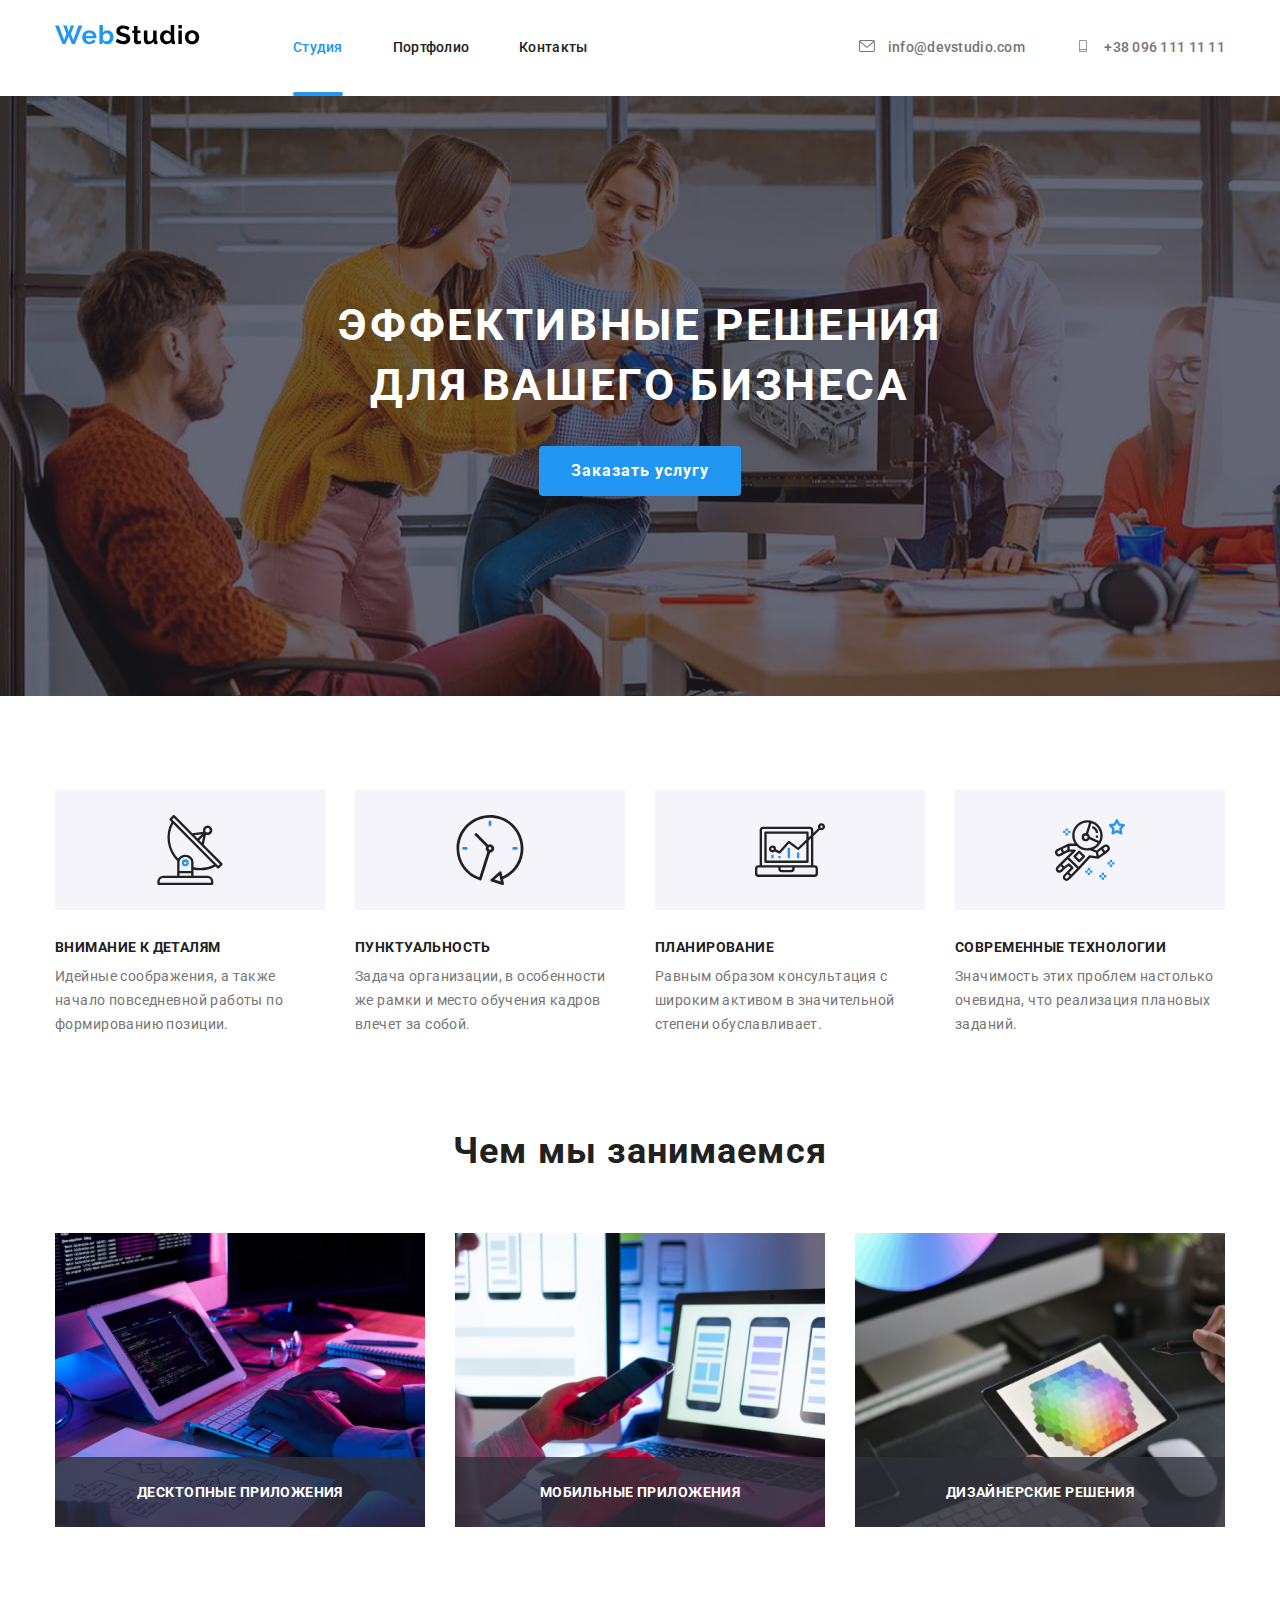
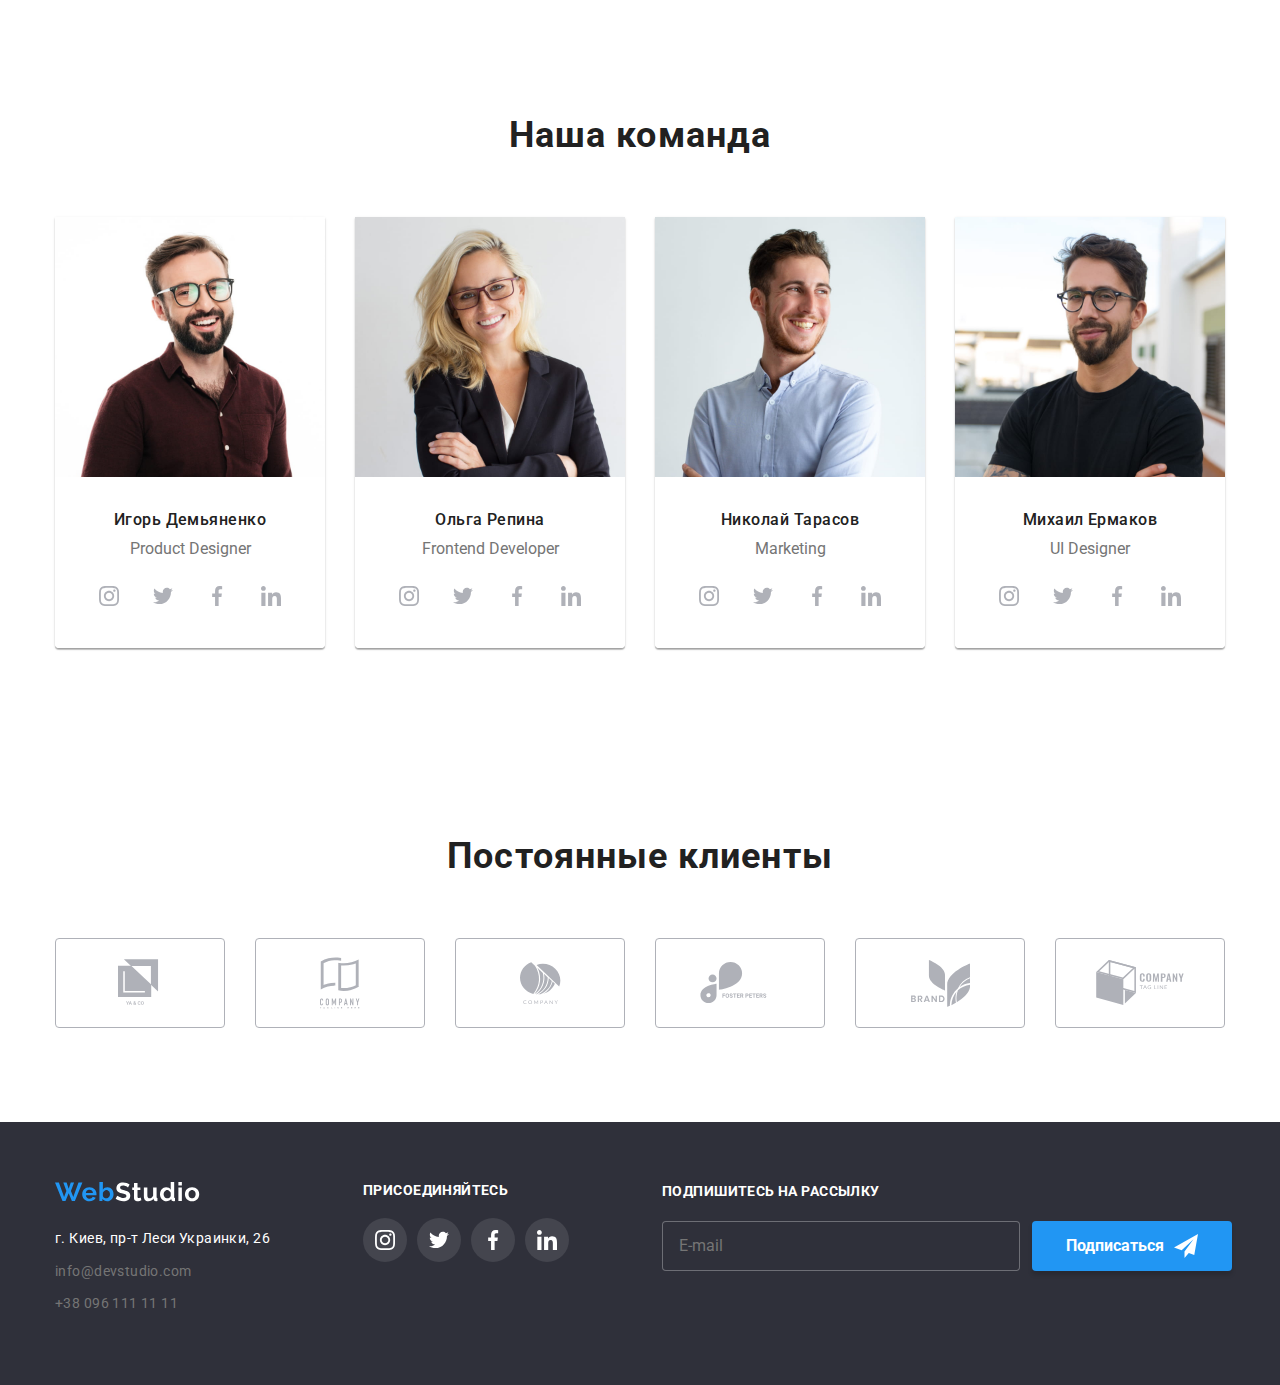
<file: index.html>
<!DOCTYPE html>
<html lang="ru">

<head>
  <meta charset="utf-8" />
  <title>Web Studio</title>
  <link href="https://fonts.googleapis.com/css2?family=Raleway:wght@700&family=Roboto:wght@400;500;700;900&display=swap"
    rel="stylesheet">
  <link rel="stylesheet" href="https://cdnjs.cloudflare.com/ajax/libs/modern-normalize/0.7.0/modern-normalize.min.css">
  <link rel="stylesheet" href="./css/styles.css" />
</head>

<body class="page">
  <header class="header">
    <div class="header__container container">
      <nav class="site-nav">

        <!-- Company logo -->
        <a href="/" class="logo link">
          <img src="./images/logo.svg" alt="logo" />
          <!-- <span class="primary-logo">Web</span><span class="secondary-logo">Studio</span> -->
        </a>
        <!-- Menu items -->
        <ul class="site-nav list">
          <li class="header__item"><a href="" class="site-nav__link link current">Студия</a></li>
          <li class="header__item"><a href="./portfolio.html" class="site-nav__link link">Портфолио</a></li>
          <li class="header__item"><a href="" class="site-nav__link link">Контакты</a></li>
        </ul>
      </nav>

      <!-- Contacts-->
      <ul class="contacts list">
        <li class="header__item">
          <a href="mailto:info@devstudio.com" class="contacts__link link">
            <svg class="contacts__icon">
              <use href="./images/svg-sprite.svg#envelope"></use>
            </svg>
            info@devstudio.com
          </a>
        </li>
        <li class="header__item">
          <a href="tel:+380961111111" class="contacts__link link">
            <svg class="contacts__icon">
              <use href=./images/svg-sprite.svg#smartphone></use>
            </svg>
            +38 096 111 11 11</a>
        </li>
      </ul>
    </div>
  </header>

  <main>
    <!-- Hero -->
    <section class="hero">
      <h1 class="hero__title">
        Эффективные решения<br />
        для вашего бизнеса
      </h1>
      <button data-modal-open="" <a href="" class="button">Заказать услугу</a>
      </button>
    </section>

    <!-- Features -->
    <section class="section">
      <div class="container">
        <!-- <h2 class="section-title">Наши преимущества</h2> -->
        <ul class="features list flexbox">
          <li class="features__item">
            <h3 class="features__title title">Внимание к деталям</h3>
            <p class="features__text">
              Идейные соображения, а также<br> начало повседневной работы по
              формированию позиции.
            </p>
          </li>
          <li class="features__item">
            <h3 class="features__title title">Пунктуальность</h3>
            <p class="features__text">
              Задача организации, в особенности же рамки и место обучения кадров
              влечет за собой.
            </p>
          </li>
          <li class="features__item">
            <h3 class="features__title title">Планирование</h3>
            <p class="features__text">
              Равным образом консультация с широким активом в значительной
              степени обуславливает.
            </p>
          </li>
          <li class="features__item">
            <h3 class="features__title title">Современные технологии</h3>
            <p class="features__text">
              Значимость этих проблем настолько очевидна, что реализация
              плановых заданий.
            </p>
          </li>
        </ul>
      </div>
    </section>

    <!-- Services -->
    <section class="section no-padding">
      <div class="container">
        <h2 class="section-title">Чем мы занимаемся</h2>
        <ul class="services list flexbox">
          <li class="services__item">
            <div class="services__thumb">
              <img src="./images/img1.png" alt="Услуга 1" width="370" />
              <p class="services__description">Десктопные приложения</p>
            </div>
          </li>
          <li class="services__item">
            <div class="services__thumb">
              <img src="./images/img2.png" alt="Услуга 2" width="370" />
              <p class="services__description">Мобильные приложения</p>
            </div>
          </li>
          <li class="services__item">
            <div class="services__thumb">
              <img src="./images/img3.png" alt="Услуга 3" width="370" />
              <p class="services__description">Дизайнерские решения</p>
            </div>
          </li>
        </ul>
      </div>
    </section>

    <!-- Team -->
    <section class="section">
      <div class="container">
        <h2 class="section-title">Наша команда</h2>
        <ul class="team list flexbox">
          <li class="team__item">
            <img src="./images/team1.jpg" alt="Игорь Демьяненко фото" width="270" />
            <div class="team__description">
              <h3 class="team__title title">Игорь Демьяненко</h3>
              <p class="team__position">Product Designer</p>
              <ul class="social list flexbox">
                <li class="social__item">
                  <a href="" class="social__link">
                    <svg class="social__icon">
                      <use href="./images/svg-sprite.svg#instagram-2"></use>
                    </svg>
                  </a>
                </li>
                <li class="social__item">
                  <a href="" class="social__link">
                    <svg class="social__icon">
                      <use href="./images/svg-sprite.svg#twitter-1"></use>
                    </svg>
                  </a>
                </li>
                <li class="social__item">
                  <a href="" class="social__link">
                    <svg class="social__icon">
                      <use href="./images/svg-sprite.svg#facebook-1"></use>
                    </svg>
                  </a>
                </li>
                <li class="social__item">
                  <a href="" class="social__link">
                    <svg class="social__icon">
                      <use href="./images/svg-sprite.svg#linkedin-1"></use>
                    </svg>
                  </a>
                </li>
              </ul>
            </div>
          </li>

          <li class="team__item">
            <img src="./images/team2.jpg" alt="Ольга Репина фото" width="270" />
            <div class="team__description">
              <h3 class="team__title title">Ольга Репина</h3>
              <p class="team__position">Frontend Developer</p>
              <ul class="social list flexbox">
                <li class="social__item">
                  <a href="" class="social__link">
                    <svg class="social__icon">
                      <use href="./images/svg-sprite.svg#instagram-2"></use>
                    </svg>
                  </a>
                </li>
                <li class="social__item">
                  <a href="" class="social__link">
                    <svg class="social__icon">
                      <use href="./images/svg-sprite.svg#twitter-1"></use>
                    </svg>
                  </a>
                </li>
                <li class="social__item">
                  <a href="" class="social__link">
                    <svg class="social__icon">
                      <use href="./images/svg-sprite.svg#facebook-1"></use>
                    </svg>
                  </a>
                </li>
                <li class="social__item">
                  <a href="" class="social__link">
                    <svg class="social__icon">
                      <use href="./images/svg-sprite.svg#linkedin-1"></use>
                    </svg>
                  </a>
                </li>
              </ul>
            </div>
          </li>

          <li class="team__item">
            <img src="./images/team3.jpg" alt="Николай Тарасов" width="270" />
            <div class="team__description">
              <h3 class="team__title title">Николай Тарасов</h3>
              <p class="team__position">Marketing</p>
              <ul class="social list flexbox">
                <li class="social__item">
                  <a href="" class="social__link">
                    <svg class="social__icon">
                      <use href="./images/svg-sprite.svg#instagram-2"></use>
                    </svg>
                  </a>
                </li>
                <li class="social__item">
                  <a href="" class="social__link">
                    <svg class="social__icon">
                      <use href="./images/svg-sprite.svg#twitter-1"></use>
                    </svg>
                  </a>
                </li>
                <li class="social__item">
                  <a href="" class="social__link">
                    <svg class="social__icon">
                      <use href="./images/svg-sprite.svg#facebook-1"></use>
                    </svg>
                  </a>
                </li>
                <li class="social__item">
                  <a href="" class="social__link">
                    <svg class="social__icon">
                      <use href="./images/svg-sprite.svg#linkedin-1"></use>
                    </svg>
                  </a>
                </li>
              </ul>
            </div>
          </li>

          <li class="team__item">
            <img src="./images/team4.jpg" alt="" width="270" />
            <div class="team__description">
              <h3 class="team__title title">Михаил Ермаков</h3>
              <p class="team__position">UI Designer</p>
              <ul class="social list flexbox">
                <li class="social__item">
                  <a href="" class="social__link">
                    <svg class="social__icon">
                      <use href="./images/svg-sprite.svg#instagram-2"></use>
                    </svg>
                  </a>
                </li>
                <li class="social__item">
                  <a href="" class="social__link">
                    <svg class="social__icon">
                      <use href="./images/svg-sprite.svg#twitter-1"></use>
                    </svg>
                  </a>
                </li>
                <li class="social__item">
                  <a href="" class="social__link">
                    <svg class="social__icon">
                      <use href="./images/svg-sprite.svg#facebook-1"></use>
                    </svg>
                  </a>
                </li>
                <li class="social__item">
                  <a href="" class="social__link">
                    <svg class="social__icon">
                      <use href="./images/svg-sprite.svg#linkedin-1"></use>
                    </svg>
                  </a>
                </li>
              </ul>
            </div>
          </li>
        </ul>
      </div>
    </section>

    <!-- Clients -->
    <section class="section">
      <div class="container">
        <!-- ACHTUNG! -->
        <h2 class="section-title">Постоянные клиенты</h2>
        <ul class="clients list flexbox">
          <li class="clients__item">
            <a href="" class="clients__link">
              <svg class="clients__logo" width="44.27px" height="49.23px">
                <use href="./images/svg-sprite.svg#logo-1"></use>
              </svg>
            </a>
          </li>
          <li class="clients__item">
            <a href="" class="clients__link">
              <svg class="clients__logo" width="40px" height="52px">
                <use href="./images/svg-sprite.svg#logo-2"></use>
              </svg>
            </a>
          </li>
          <li class="clients__item">
            <a href="" class="clients__link">
              <svg class="clients__logo" width="41px" height="42.6px">
                <use href="./images/svg-sprite.svg#logo-3"></use>
              </svg>
            </a>
          </li>
          <li class="clients__item">
            <a href="" class="clients__link">
              <svg class="clients__logo" width="79.66px" height="42.02px">
                <use href="./images/svg-sprite.svg#logo-4"></use>
              </svg>
            </a>
          </li>
          <li class="clients__item">
            <a href="" class="clients__link">
              <svg class="clients__logo" width="59px" height="47px">
                <use href="./images/svg-sprite.svg#logo-5"></use>
              </svg>
            </a>
          </li>
          <li class="clients__item">
            <a href="" class="clients__link">
              <svg class="clients__logo" width="88.48px" height="45.44px">
                <use href="./images/svg-sprite.svg#logo-6"></use>
              </svg>
            </a>
          </li>
        </ul>
      </div>
    </section>
  </main>

  <!-- Footer -->
  <footer class="footer">
    <div class="container flexbox">
      <div class="footer__unit">
        <a href="/" class="logo link">
          <img src="./images/footer-logo.svg" alt="logo" />
          <!-- <span class="primary-logo">Web</span><span class="secondary-logo">Studio</span> -->
        </a>
        <address class="address">
          <p class="address__item">г. Киев, пр-т Леси Украинки, 26</p>
          <a href="mailto:info@devstudio.com" class="address__item link">info@devstudio.com</a>
          <a href="tel:+380961111111" class="address__item link">+38 096 111 11 11</a>
        </address>
      </div>

      <div class="footer__unit">
        <p class="footer__title">присоединяйтесь</p>
        <ul class="social list flexbox">
          <li class="social__item">
            <a href="" class="social__link">
              <svg class="social__icon">
                <use href="./images/svg-sprite.svg#instagram-2"></use>
              </svg>
            </a>
          </li>
          <li class="social__item">
            <a href="" class="social__link">
              <svg class="social__icon">
                <use href="./images/svg-sprite.svg#twitter-1"></use>
              </svg>
            </a>
          </li>
          <li class="social__item">
            <a href="" class="social__link">
              <svg class="social__icon">
                <use href="./images/svg-sprite.svg#facebook-1"></use>
              </svg>
            </a>
          </li>
          <li class="social__item">
            <a href="" class="social__link">
              <svg class="social__icon">
                <use href="./images/svg-sprite.svg#linkedin-1"></use>
              </svg>
            </a>
          </li>
        </ul>
      </div>

      <div class="footer__unit">
        <form action="" class="footer__form">
          <label for="mail" class="footer__title">Подпишитесь на рассылку </label>
          <div class="footer__form-field">
            <input type="mail" name="mail" id="mail" class="footer__form-input" placeholder="E-mail">
            <button type="submit" class="footer__button">
              <div class="footer__button-container">
                <p class="footer__button-text">Подписаться</p>
                <svg class="footer__button-icon">
                  <use href="./images/svg-sprite.svg#send"></use>
                </svg>
              </div>
            </button>
          </div>
        </form>
      </div>
    </div>
  </footer>

  <!-- Modal -->
  <div class="backdrop is-hidden" data-modal="">
    <div class="modal">
      <button data-modal-close="" class="modal__button-close">
        <svg class="modal__button-icon">
          <use href="./images/svg-sprite.svg#close"></use>
        </svg>
      </button>

      <p class="modal__title">Оставьте свои данные, мы вам перезвоним</p>

      <form action="" class="form">
        <div class="form__field">
          <label for="name" class="form__label">Имя</label>
          <input type="text" name="name" id="name" class="form__input">
        </div>

        <div class="form__field">
          <label for="tel" class="form__label">Телефон</label>
          <input type="tel" name="tel" id="tel" class="form__input">
        </div>
        <!-- Разобраться, почему не работает фокус при клике на лейбл -->
        <div class="form__field">
          <label for="email" class="form__label">Почта</label>
          <input type="mail" name="email" id="email" class="form__input">
        </div>

        <div class="form__field form__field-comment">
          <label for="comment" class="form__label">Комментарий</label>
          <textarea name="comment" id="comment" rows="5" placeholder="Введите текст" class="form__comment"></textarea>
        </div>

        <div class="form__field form__field-policy">
          <input type="checkbox" name="policy" id="policy" class="form__field-checkbox">
          <label for="policy" class="form__label form__label-policy">Соглашаюсь с рассылкой и принимаю
            <a href="" class="form__link">Условия договора</a></label>
        </div>

        <div class="form__field form__field-button">
          <button type="submit" class="form__button">Отправить</button>
        </div>
      </form>

    </div>
  </div>

  <script src="./js/modal.js "></script>
</body>

</html>
</file>
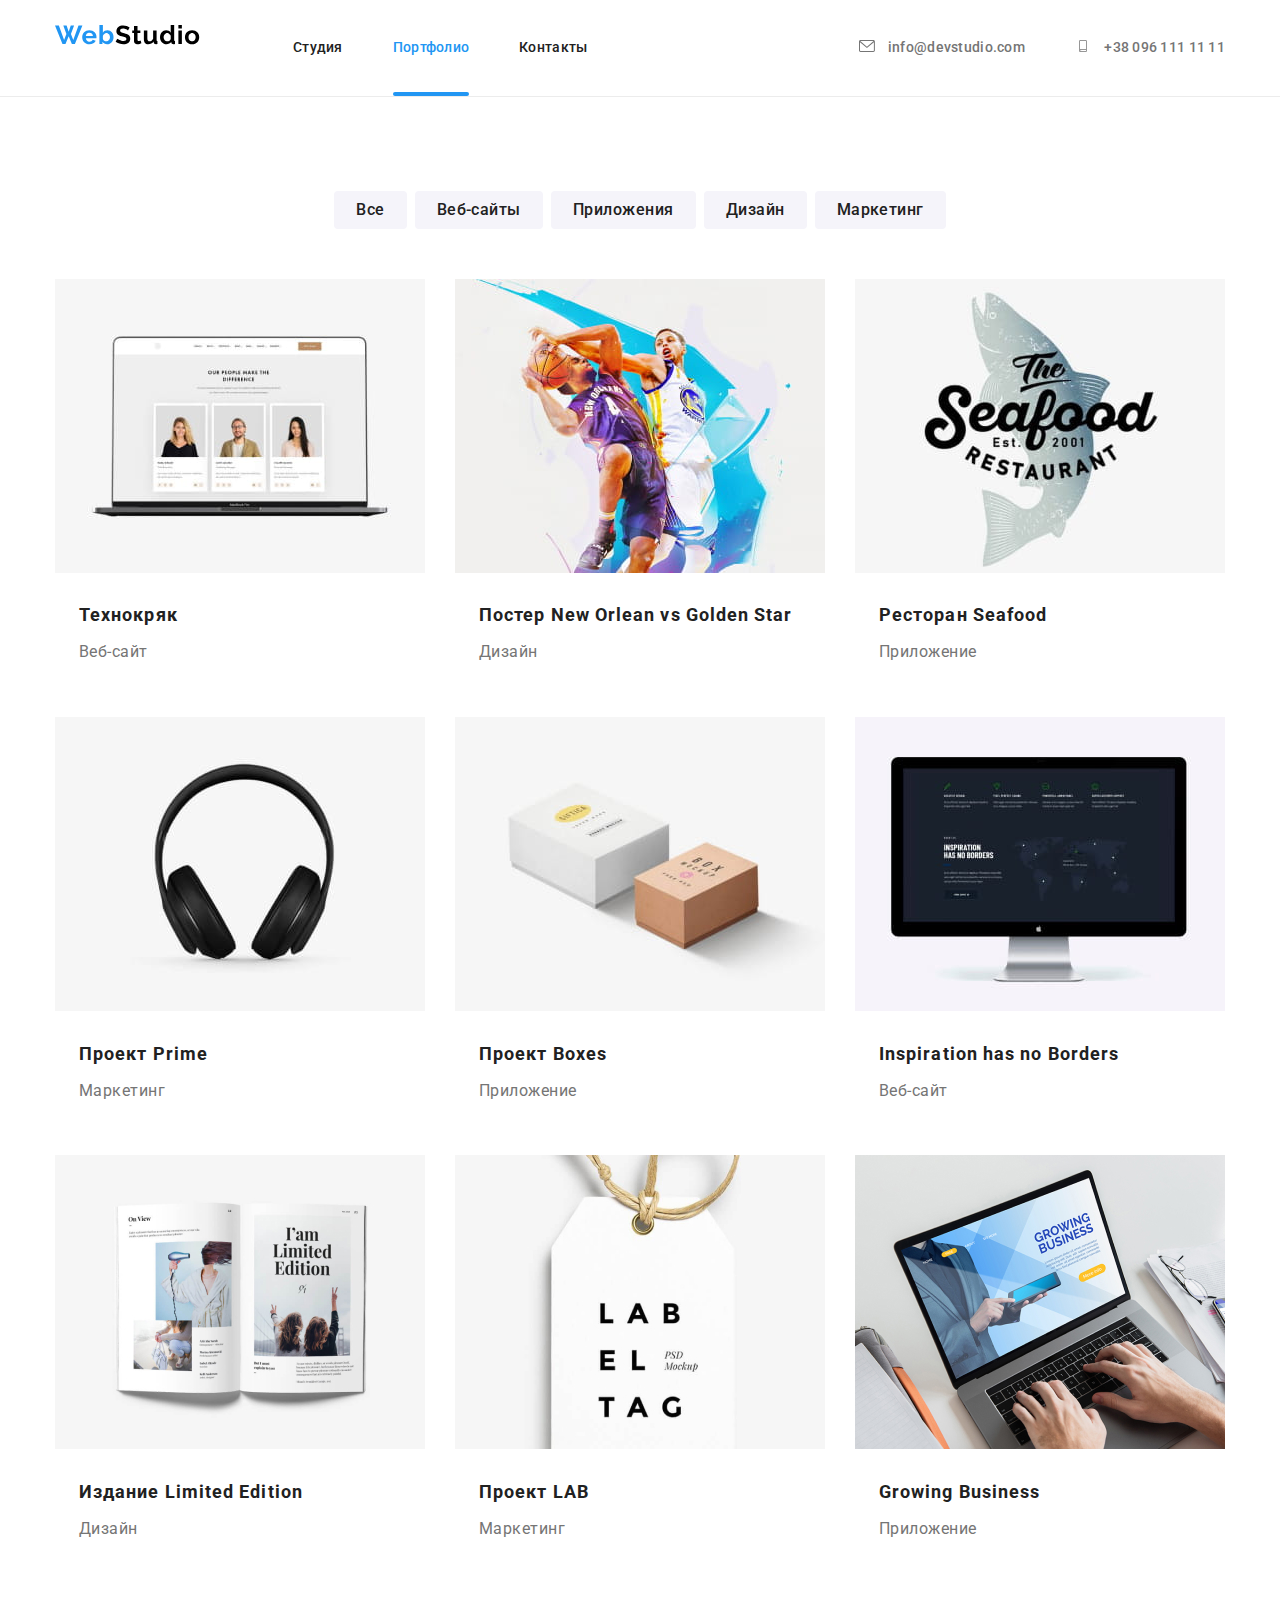
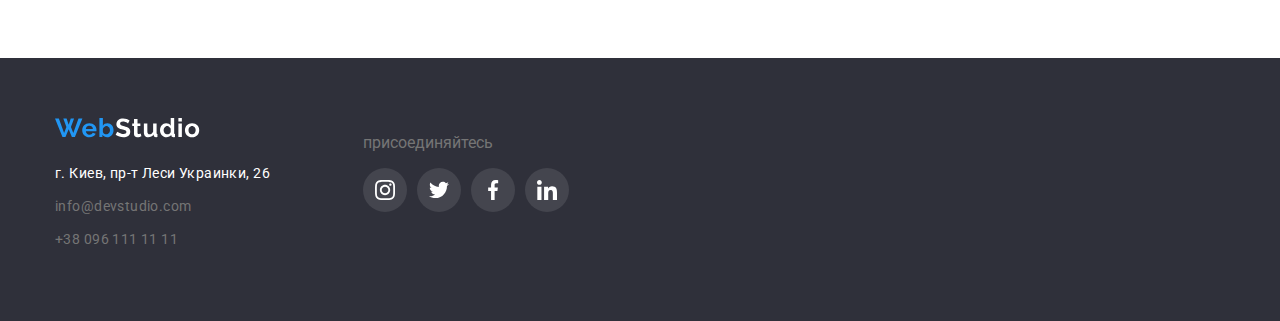
<file: portfolio.html>
<!DOCTYPE html>
<html lang="ru">

<head>
  <meta charset="utf-8" />
  <link href="https://fonts.googleapis.com/css2?family=Raleway:wght@700&family=Roboto:wght@400;500;700;900&display=swap"
    rel="stylesheet">
  <link rel="stylesheet" href="https://cdnjs.cloudflare.com/ajax/libs/modern-normalize/0.7.0/modern-normalize.min.css">
  <link rel="stylesheet" href="./css/styles.css" />
  <title>Portfolio</title>
</head>

<body class="page">
  <!--  ACHTUNG!  -->
  <header class="header secondary-header">
    <div class="header__container container">
      <nav class="site-nav">
        <!-- Company logo -->
        <a href="/" class="logo link">
          <img src="./images/logo.svg" alt="logo" />
          <!-- <span class="primary-logo">Web</span><span class="secondary-logo">Studio</span> -->
        </a>
        <!-- Menu items -->
        <ul class="site-nav list">
          <li class="header__item"><a href="./index.html" class="site-nav__link link">Студия</a></li>
          <li class="header__item"><a href="" class="site-nav__link link current">Портфолио</a></li>
          <li class="header__item"><a href="" class="site-nav__link link">Контакты</a></li>
        </ul>
      </nav>

      <!-- Contacts-->
      <ul class="contacts list">
        <li class="header__item">
          <a href="mailto:info@devstudio.com" class="contacts__link link">
            <svg class="contacts__icon">
              <use href="./images/svg-sprite.svg#envelope"></use>
            </svg>
            info@devstudio.com
          </a>
        </li>
        <li class="header__item">
          <a href="tel:+380961111111" class="contacts__link link">
            <svg class="contacts__icon">
              <use href=./images/svg-sprite.svg#smartphone></use>
            </svg>
            +38 096 111 11 11</a>
        </li>
      </ul>
    </div>
  </header>

  <main>
    <!-- <h1>Страница portfolio</h1> -->

    <section class="section">
      <div class="container">
        <ul class="filter list flexbox">
          <li class="filter__item"><button type="button" class="filter__button">Все</button></li>
          <li class="filter__item"><button type="button" class="filter__button">Веб-сайты</button></li>
          <li class="filter__item"><button type="button" class="filter__button">Приложения</button></li>
          <li class="filter__item"><button type="button" class="filter__button">Дизайн</button></li>
          <li class="filter__item"><button type="button" class="filter__button">Маркетинг</button></li>
        </ul>
      </div>

      <div class="container">
        <ul class="portfolio list flexbox">
          <li class="portfolio__item">
            <a href="" class="portfolio__link">
              <div class="portfolio__thumb">
                <img src="./images/portfolio1.jpg" alt="Технокряк" width="370" />
                <p class="overlay-text">Технокряк это современная площадка распространения коронавируса. Компании
                  используют эту платформу
                  для цифрового
                  шпионажа и атак на защищённые сервера конкурентов.</p>
              </div>
              <div class="portfolio__description">
                <h2 class="portfolio__title">Технокряк</h2>
                <p class="portfolio__text">Веб-сайт</p>
              </div>
            </a>
          </li>

          <li class="portfolio__item">
            <a href="" class="portfolio__link">
              <div class="portfolio__thumb">
                <img src="./images/portfolio2.jpg" alt="Постер New Orlean vs Golden Star" width="370" />
                <p class="overlay-text">Технокряк это современная площадка распространения коронавируса. Компании
                  используют эту платформу
                  для цифрового
                  шпионажа и атак на защищённые сервера конкурентов.</p>
              </div>
              <div class="portfolio__description">
                <h2 class="portfolio__title">Постер New Orlean vs Golden Star</h2>
                <p class="portfolio__text">Дизайн</p>
              </div>
            </a>
          </li>

          <li class="portfolio__item">
            <a href="" class="portfolio__link">
              <div class="portfolio__thumb">
                <img src="./images/portfolio3.jpg" alt="Ресторан Seafood" width="370" />
                <p class="overlay-text">Технокряк это современная площадка распространения коронавируса. Компании
                  используют эту платформу
                  для цифрового
                  шпионажа и атак на защищённые сервера конкурентов.</p>
              </div>
              <div class="portfolio__description">
                <h2 class="portfolio__title">Ресторан Seafood</h2>
                <p class="portfolio__text">Приложение</p>
              </div>
            </a>

          </li>

          <li class="portfolio__item">
            <a href="" class="portfolio__link">
              <div class="portfolio__thumb">
                <img src="./images/portfolio4.jpg" alt="Проект Prime" width="370" />
                <p class="overlay-text">Технокряк это современная площадка распространения коронавируса. Компании
                  используют эту платформу
                  для цифрового
                  шпионажа и атак на защищённые сервера конкурентов.</p>
              </div>
              <div class="portfolio__description">
                <h2 class="portfolio__title">Проект Prime</h2>
                <p class="portfolio__text">Маркетинг</p>
              </div>
            </a>
          </li>

          <li class="portfolio__item">
            <a href="" class="portfolio__link">
              <div class="portfolio__thumb">
                <img src="./images/portfolio5.jpg" alt="Проект Boxes" width="370" />
                <p class="overlay-text">Технокряк это современная площадка распространения коронавируса. Компании
                  используют эту платформу
                  для цифрового
                  шпионажа и атак на защищённые сервера конкурентов.</p>
              </div>
              <div class="portfolio__description">
                <h2 class="portfolio__title">Проект Boxes</h2>
                <p class="portfolio__text">Приложение</p>
              </div>
            </a>
          </li>

          <li class="portfolio__item">
            <a href="" class="portfolio__link">
              <div class="portfolio__thumb">
                <img src="./images/portfolio6.jpg" alt="Inspiration has no Borders" width="370" />
                <p class="overlay-text">Технокряк это современная площадка распространения коронавируса. Компании
                  используют эту платформу
                  для цифрового
                  шпионажа и атак на защищённые сервера конкурентов.</p>
              </div>
              <div class="portfolio__description">
                <h2 class="portfolio__title">Inspiration has no Borders</h2>
                <p class="portfolio__text">Веб-сайт</p>
              </div>
            </a>
          </li>

          <li class="portfolio__item">
            <a href="" class="portfolio__link">
              <div class="portfolio__thumb">
                <img src="./images/portfolio7.jpg" alt="Издание Limited Edition" width="370" />
                <p class="overlay-text">Технокряк это современная площадка распространения коронавируса. Компании
                  используют эту платформу
                  для цифрового
                  шпионажа и атак на защищённые сервера конкурентов.</p>
              </div>
              <div class="portfolio__description">
                <h2 class="portfolio__title">Издание Limited Edition</h2>
                <p class="portfolio__text">Дизайн</p>
              </div>
            </a>
          </li>

          <li class="portfolio__item">
            <a href="" class="portfolio__link">
              <div class="portfolio__thumb">
                <img src="./images/portfolio8.jpg" alt="Проект LAB" width="370" />
                <p class="overlay-text">Технокряк это современная площадка распространения коронавируса. Компании
                  используют эту платформу
                  для цифрового
                  шпионажа и атак на защищённые сервера конкурентов.</p>
              </div>
              <div class="portfolio__description">
                <h2 class="portfolio__title">Проект LAB</h2>
                <p class="portfolio__text">Маркетинг</p>
              </div>
            </a>
          </li>

          <li class="portfolio__item">
            <a href="" class="portfolio__link">
              <div class="portfolio__thumb">
                <img src="./images/portfolio9.jpg" alt="Growing Business" width="370" />
                <p class="overlay-text">Технокряк это современная площадка распространения коронавируса. Компании
                  используют эту платформу
                  для цифрового
                  шпионажа и атак на защищённые сервера конкурентов.</p>
              </div>
              <div class="portfolio__description">
                <h2 class="portfolio__title">Growing Business</h2>
                <p class="portfolio__text">Приложение</p>
              </div>
            </a>
          </li>
        </ul>
      </div>
    </section>
  </main>

  <!-- Footer -->
  <footer class="footer">
    <div class="container flexbox">
      <div class="footer__unit">
        <a href="/" class="logo link">
          <img src="./images/footer-logo.svg" alt="logo" />
          <!-- <span class="primary-logo">Web</span><span class="secondary-logo">Studio</span> -->
        </a>
        <address class="address">
          <p class="address__item">г. Киев, пр-т Леси Украинки, 26</p>
          <a href="mailto:info@devstudio.com" class="address__item link">info@devstudio.com</a>
          <a href="tel:+380961111111" class="address__item link">+38 096 111 11 11</a>
        </address>
      </div>

      <div class="footer__unit">
        <p class="social-title">присоединяйтесь</p>
        <ul class="social list flexbox">
          <li class="social__item">
            <a href="" class="social__link">
              <svg class="social__icon">
                <use href="./images/svg-sprite.svg#instagram-2"></use>
              </svg>
            </a>
          </li>
          <li class="social__item">
            <a href="" class="social__link">
              <svg class="social__icon">
                <use href="./images/svg-sprite.svg#twitter-1"></use>
              </svg>
            </a>
          </li>
          <li class="social__item">
            <a href="" class="social__link">
              <svg class="social__icon">
                <use href="./images/svg-sprite.svg#facebook-1"></use>
              </svg>
            </a>
          </li>
          <li class="social__item">
            <a href="" class="social__link">
              <svg class="social__icon">
                <use href="./images/svg-sprite.svg#linkedin-1"></use>
              </svg>
            </a>
          </li>
        </ul>
      </div>
    </div>
  </footer>
</body>

</html>
</file>
<file: css/styles.css>
:root {
  --primary-text-color: #757575;
  --title-text-color: #212121;
  --accent-color: #2196f3;
  --white-color: #ffffff;
  --black-color: #000000;
  --secondary-background-color: #F5F4FA;
  --footer-color: #2F303A;
  --border-color: #ECECEC;
  --hero-bg-color: #C4C4C4;
  --hero-gradient-color: rgba(47, 48, 58, 0.4);
  --box-shadow-primary: rgba(0, 0, 0, 0.12);
  --box-shadow-secondary: rgba(0, 0, 0, 0.14);
  --box-shadow-additional:  rgba(0, 0, 0, 0.2);
  --box-shadow-alternative:  rgba(0, 0, 0, 0.06);
  --box-shadow-extra: rgba(0, 0, 0, 0.16);
  --box-shadow-plus: rgba(0, 0, 0, 0.1); 
  --box-shadow-light: rgba(0, 0, 0, 0.08);
  --box-shadow-form-button:rgba(0, 0, 0, 0.15);
  --primary-icon-color: #AFB1B8;
  --footer-social-background: rgba(255, 255, 255, 0.1);
  --services-overlay-color: rgba(47, 48, 58, 0.8);
  --backdrop-color: rgba(0, 0, 0, 0.2);
  --form-outline-color: rgba(33, 33, 33, 0.2);
  --footer-form-outline: rgba(255, 255, 255, 0.3); 
}

.page {
  color: var(--primary-text-color);
  background-color: var(--white-color);

  font-family: Roboto, sans-serif;

  margin: 0;
}

/* Section */
.section {
  padding-top: 94px;
  padding-bottom: 94px;
}

.no-padding {
  padding-top: 0;
  padding-bottom: 94px;
}

.section-title {
  /* h2 */
  color: var(--title-text-color);
  margin-top: 0;
  margin-bottom: 60px;
  font-weight: 700;
  font-size: 36px;
  line-height: 1.16;
  text-align: center;
  letter-spacing: 0.03em;
}

/* Container */
.container {
  padding-left: 15px;
  padding-right: 15px;
  margin-left: auto;
  margin-right: auto;
  width: 1200px;

  /* outline: 2px solid tomato; */
}
.list {
  padding: 0;
  margin: 0;
  list-style: none;
}

.link {
  text-decoration: none;
}

/* Button */
.button {
  display: inline-block;
  border-radius: 4px;
  padding: 10px 32px; 
 
  color: var(--white-color);
  background-color: var(--accent-color);

  font-family: inherit;
  font-weight: 700;
  font-size: 16px;
  line-height: 1.87;
  letter-spacing: 0.06em;

  text-decoration: none;
  text-align: center;

  border-style: none;
  border-color: none;
  outline: none;
  border-image: none;
}

.logo {
  margin-right: 93px;
}
/* .logo {
  font-family: Raleway;
  font-style: normal;
  font-weight: 700;
  font-size: 26px;
  line-height: 1.19;
  letter-spacing: 0.03em;

  text-decoration: none;

  color: var(--accent-color);
} */

/* .primary-logo {
  color: var(--accent-color);
}

.secondary.logo {
  color: var(--black-color);
}

.logo.link:visited {
  text-decoration: none;
  color: var(--black-color);
} */

/* .footer .logo.link:visited {
  text-decoration: none;
  color: var(--white-color);
} */


/* Header*/
.header {
  padding-top: 25px;
  padding-bottom: 25px;
 
}
/*  ACHTUNG!  */
.secondary-header {
  border-bottom: 1px solid var(--border-color);
}

.header__container {
  display: flex;
  justify-content: flex-end;

  align-items: center;  
}

.header__item:not(:last-child) {

  margin-right: 50px;
}

.site-nav__link {
  position: relative;

  display: block;
  height: 100%;
}

.site-nav__link.current::after {
  content: "";

  position: absolute;
  /* top: 100%; */
  left: 0;
  bottom: -25px;

  width: 100%;
  height: 4px;
  border-radius: 2px;

  background-color: var(--accent-color);
}

/* Альтернатива */
/* .header__item:last-child {
  margin-right: 0;
} */

/* Селектор соседа
задает левый отступ всем, кроме первого */
/* .header__item + .header__item {
  margin-left: 50px;
} */

/* ПОЧЕМУ НЕ РАБОТАЕТ??? */
/* .header__item:not(:last-child) {
  margin-right: 50px;
} */

.site-nav {
  display: flex;
  margin-right: auto;
}

.contacts {
  display: flex;
}

.site-nav__link {
  color: var(--title-text-color);

  font-weight: 500;
  font-size: 14px;
  line-height: 1.14;
  letter-spacing: 0.02em;

  transition-property: color;
  transition-duration: 250ms;
  transition-timing-function: cubic-bezier(0.4, 0, 0.2, 1);
  }

.site-nav__link.current {
  color: var(--accent-color);

  font-weight: 500;
  font-size: 14px;
  line-height: 1.14;
  letter-spacing: 0.02em;
}

.contacts__link {
  font-size: 14px;
  line-height: 1.14;
  letter-spacing: 0.02em;
  font-weight: 500;
  color: var(--primary-text-color);

  transition-property: color;
  transition-duration: 250ms;
  transition-timing-function: cubic-bezier(0.4, 0, 0.2, 1);
}

.site-nav__link:hover,
.contacts__link:hover,
.site-nav__link:focus,
.contacts__link:focus,
.address__item.link:hover,
.address__item.link:focus {
  color: var(--accent-color);
}

/* Увел. высоту ссылок, чтоб расшир. область ховера */
.site-nav__link,
.contacts__link {
  padding-top: 15px;
  padding-bottom: 15px;

  display: block;

  transition-property: color;
  transition-duration: 250ms;
  transition-timing-function: cubic-bezier(0.4, 0, 0.2, 1);
}

.contacts__icon {
  width: 16px;
  height: 12px;
  margin-right: 10px;

  align-items: center;
  justify-content: center;

  fill: var(--primary-text-color);

  transition-property: fill;
  transition-duration: 250ms;
  transition-timing-function: cubic-bezier(0.4, 0, 0.2, 1);
}

/* ЗАПОМНИТЬ!!!! ХОВЕР ссылка + иконка*/
.contacts__link:hover > .contacts__icon,
.contacts__link:focus > .contacts__icon {
  fill: var(--accent-color);
}

/* Footer */
.footer {
  background-color: var(--footer-color);

  padding-top: 60px;
  padding-bottom: 60px;
}

.address {
  margin-top: 20px;
  /* padding-top: 20px; */
}

.address__item {
  display: block;
  
  margin-bottom: 9px;

  font-style: normal;
  font-size: 14px;
  line-height: 1.71;
  letter-spacing: 0.03em;

  color: var(--white-color);
}

/* ACHTUNG! Что с этим делать?? задавать 3 класса? */
.address__item.link {
  font-style: normal;
  color: var(--primary-text-color);

  transition-property: color;
  transition-duration: 250ms;
  transition-timing-function: cubic-bezier(0.4, 0, 0.2, 1);
} 

.footer__unit:nth-child(1) {
  margin-right: 70px;
}

.footer__unit:nth-child(2) {
  margin-right: 93px;
}

.footer__title {
  margin-top: 0;
  margin-bottom: 20px;

  font-weight: bold;
  font-size: 14px;
  line-height: 16px;
  letter-spacing: 0.03em;
  text-transform: uppercase;

  color: var(--white-color);
}

.social__item {
  width: 44px;
  height: 44px;
  border-radius: 50%;
}

.social__link {
  display: block;
}

.footer .social__link {
  width: 44px;
  height: 44px;
  padding: 12px;
  border-radius: 50%;

  background-color: var(--footer-social-background);
}

.footer .social__icon {
  width: 20px;
  height: 20px;

  fill: var(--white-color);
}

.footer__form-field {
 display: flex;

 margin-top: 20px;
}

.footer__form-input {
  width: 358px;
  height: 50px;
  margin-right: 12px;
  padding: 15px 16px;

  border: 1px solid var(--footer-form-outline);
  border-radius: 4px;

  background-color: var(--footer-color);
}

.footer__button {
  position: relative;
  width: 200px;
  height: 50px;

  background-color: var(--accent-color);
  box-shadow: 0px 4px 4px var( --box-shadow-form-button);
  border-radius: 4px; 

  border-style: none;
}

.footer__button:focus,
.footer__button:active {
  border-style: none;
}

.footer__button-container {
 position: absolute;
 top: 50%;
  left: 50%;
  transform: translate(-50%, -50%);

  display: flex;
  align-items: center;
  justify-content: center;
  
  height: 24px;
  margin: 0;

}

.footer__button-text {
  margin: 0 10px 0 0;

  color: var(--white-color);
  font-weight: 700;
  font-size: 16px;
  line-height: 1.87;
}

.footer__button-icon {
  /* position: absolute;
  top: 50%;
  left: 80%;
  transform: translate(-20%, -50%); */
  display: block;
  
  width: 24px;
  height: 24px;

  fill: var(--white-color);
}


/* Hero */
.hero {
  max-width: 1600px;
  margin: auto;
  text-align: center;

  margin-top: 0;
  margin-bottom: 0;

  padding-top: 200px;
  padding-bottom: 200px;

  background-color: var(--hero-bg-color);
  background-image: linear-gradient(to right, var(--hero-gradient-color), var(--hero-gradient-color)),
  url(../images/hero-img.jpg);
  background-repeat: no-repeat;
  background-size: cover;
}

/* АХТУНГ! Разобраться, почему поломался шрифт */
.hero__title {
  margin-top: 0;
  margin-bottom: 30px;
  color: var(--white-color);

  font-family: Roboto, sans-serif;
  font-style: normal;
  font-weight: 700;
  font-size: 44px;
  line-height: 1.36;
  letter-spacing: 0.06em;
  text-transform: uppercase;
}

/* Features */
.features {
width: calc((100% - 90px) / 4);
}

.features__item {
  text-align: left;
  width: 270px;
}

.features__item:not(:last-child),
.services__item:not(:last-child),
.team__item:not(:last-child) {
  margin-right: 30px;
}

.features__title {
  /* h3 */
  margin-top: 0;
  margin-bottom: 10px;

  color: var(--title-text-color);

  font-weight: 700;
  font-size: 14px;
  line-height: 1.14;
  letter-spacing: 0.03em;
  text-transform: uppercase;
}

.features__item::before {
  content: "";
  display: block;
 background-position: 50% 50%;
  
  width: 270px;
  height: 120px;
  margin-bottom: 30px;

  background-color: var(--secondary-background-color);
  background-repeat: no-repeat;
}

.features__item:nth-child(1)::before {
  content: "";
  background-image: url(../images/antenna\ 1.svg);
}

.features__item:nth-child(2)::before {
  content: "";
  background-image: url(../images/clock\ 1.svg);
}

.features__item:nth-child(3)::before {
  content: "";
  background-image: url(../images/diagram\ 1.svg);
}

.features__item:nth-child(4)::before {
  content: "";
  background-image: url(../images/astronaut\ 1.svg);
}

.features__text {
  margin-top: 0;
  margin-bottom: 0;

  font-size: 14px;
  line-height: 1.71;
  letter-spacing: 0.03em;
}
 
/* Services */
.services {
  width: calc((100% - 60px) / 3);
}

.services__item {
  width: 370px;
  height: 294px;
}

.services__thumb {
  position: relative;
  width: 100%;
  height: 100%;
}

.services__thumb::before {
  content: "";

  position: absolute;
  bottom: 0;
  left: 0; 

  display: inline-block;

  width: 100%;
  height: 70px;

  background-color: var(--services-overlay-color);
  opacity: 1;
}

.services__description {
  position: absolute;
  bottom: 27px;
  left: 0;

  width: 100%;
  margin: 0;

  font-style: normal;
  font-weight: 700;
  font-size: 14px;
  line-height: 16px;
  text-align: center;
  letter-spacing: 0.03em;
  text-transform: uppercase;
  color: var(--white-color);
}

/* Team*/
.team__item {
  width: 270px;
  border-radius: 0px 0px 4px 4px;

  text-align: center;

  box-shadow: 
  0px 1px 3px var(--box-shadow-primary), 
  0px 1px 1px var(--box-shadow-secondary), 
  0px 2px 1px var(--box-shadow-additional);
}

.team__title {
  margin-top: 0;
  margin-bottom: 10px;

  color: var(--title-text-color);

  font-weight: 500;
  font-size: 16px;
  line-height: 1.18;
  letter-spacing: 0.03em;
}



.team__description {
  padding-top: 30px;
  padding-bottom: 30px;

  border-radius: 0px 0px 4px 4px;

  background-color: var(--white-color);
}

.team__position {
  margin-top: 0;
  margin-bottom: 16px;
}

.social {
  display: flex;
  align-items: center;
  justify-content: center;

  /* max-width: 206px; */
  margin: auto;
}

/* .social__item, */
.social__link {
  display: flex;
  align-items: center;
  justify-content: center;
  width: 44px;
  height: 44px;
  border-radius: 50%;

  transition-property: background-color;
  transition-duration: 250ms;
  transition-timing-function: cubic-bezier(0.4, 0, 0.2, 1);
}

.social__item:not(:last-child) {
  margin-right: 10px;
}

.social__icon {
  width: 20px;
  height: 20px;
  margin: 0;

  fill: var(--primary-icon-color);

  transition-property: fill;
  transition-duration: 250ms;
  transition-timing-function: cubic-bezier(0.4, 0, 0.2, 1);
}

.social__link:hover, 
.social__link:active {
  background-color: var(--accent-color);
}

.social__link:hover  .social__icon,
.social__link:active  .social__icon {
  fill: var(--white-color);
}

.team.section {
  background-color: var(--secondary-background-color);
}

/* Clients */

.clients__item,
.clients__link {
  display: flex;
  align-items: center;
  justify-content: center;
  width: 170px;
  height: 90px;
  border-radius: 4px;
}

.clients__link {
  border: 1px solid var(--primary-icon-color);

  transition-property: border-color;
  transition-duration: 250ms;
  transition-timing-function: cubic-bezier(0.4, 0, 0.2, 1);
}

.clients__item:not(:last-child) {
  margin-right: 30px;
}

.clients__link:hover,
.clients__link:focus {
  border: 1px solid var(--accent-color);
}

.clients__link:hover > .clients__logo,
.clients__link:focus > .clients__logo {
 fill: var(--accent-color);
}

.clients__logo {
  align-items: center;
  justify-content: center;

  fill: var(--primary-icon-color);

  transition-property: fill;
  transition-duration: 250ms;
  transition-timing-function: cubic-bezier(0.4, 0, 0.2, 1);
}

/* Portfolio */
.portfolio__link {
  display: block;
  margin: 0;
  text-decoration: none;
}

.portfolio__title {
  color: var(--title-text-color);
  font-weight: 700;
  font-size: 18px;
  line-height: 2;
  letter-spacing: 0.06em;

}

.portfolio__text {
  color: var(--primary-text-color);
  font-weight: normal;
  font-size: 16px;
  line-height: 1.87;
  letter-spacing: 0.03em;
}

/* Filter*/
.filter {
  margin-bottom: 50px;
  justify-content: center;
}

.filter__button {
  background-color: var(--secondary-background-color);
  color: var(--title-text-color);
  border-style: none;
  border-radius: 4px;
  border-color: none;
  outline: none;
  border-image: none;

  padding: 6px 22px;
  /* margin-right: 8px; */
  
  font-family: inherit;
  font-weight: 500;
  font-size: 16px;
  line-height: 1.62;
  text-align: center;
  letter-spacing: 0.03em;

  transition-property: background-color, color, box-shadow;
  transition-duration: 250ms;
  transition-timing-function: cubic-bezier(0.4, 0, 0.2, 1);
}

.filter__item:not(:last-child) {
  margin-right: 8px;
}

.filter__button:hover,
.filter__button:focus,
.filter__button:active {
  background-color: var(--accent-color);
  border: none;
  outline: none;
  color: var(--white-color);

  box-shadow: 
  0px 3px 1px var(--box-shadow-plus); 
  0px 1px 2px var(--box-shadow-light); 
  0px 2px 2px var(--box-shadow-primary);
}

.flexbox {
  display: flex;
}

.portfolio {
  flex-wrap: wrap;
/*   
  width: calc((100% - 30px * 2) / 3); */

}

.portfolio__item {
  width: 370px;
  margin-right: 30px;
  margin-bottom: 30px;
}

.portfolio__item:nth-child(3n) {
  margin-right: 0;
}

.portfolio__item:nth-last-child(-n + 3) {
  margin-bottom: 0;
}

.portfolio__link {
  transition-property: box-shadow;
  transition-duration: 250ms;
  transition-timing-function: cubic-bezier(0.4, 0, 0.2, 1);
}

.portfolio__link:hover, 
.portfolio__link:focus,
.portfolio__link:active {
  box-shadow: 
  0px 1px 1px var(--box-shadow-primary), 
  0px 4px 4px var(--box-shadow-alternative), 
  1px 4px 6px var(--box-shadow-extra);
}

.portfolio__thumb {
  position: relative;

  overflow: hidden;
}

.portfolio__thumb::before,
.overlay-text {
  position: absolute;
  top: 100%; 
  left: 0;
  

  display: block;

  width: 100%;
  height: 100%;

  transition-property: transform;
  transition-duration: 250ms;
  transition-timing-function: cubic-bezier(0.4, 0, 0.2, 1);
}

.portfolio__thumb::before {
  content: "";

  background-color: var(--accent-color);
}

.overlay-text {
  padding: 63px 24px;

  font-size: 18px;
  line-height: or 156% ;
  letter-spacing: 0.03em;

  color: var(--white-color);
}

.portfolio__link:hover > .portfolio__thumb::before,
.portfolio__link:focus > .portfolio__thumb::before,
.portfolio__link:hover .overlay-text,
.portfolio__link:focus .overlay-text {
  opacity: 0.9;

  transform: translateY(-100%);
}

.portfolio__description {
padding: 20px 24px;
}

.portfolio__title {
margin: 0 0 4px;
}

.portfolio__text {
  margin: 0;
}

/* Backdrop */
.backdrop {
  position: fixed;
  top: 0;
  left: 0;

  width: 100%;
  height: 100%;

  background-color: var(--backdrop-color);

  opacity: 1;

  transition: opacity 250ms cubic-bezier(0.4, 0, 0.2, 1);
}

.backdrop.is-hidden {
  opacity: 0;
  pointer-events: none;
}

.backdrop.is-hidden .modal {
  transform: translate(-50%, -50%) scale(0.9);
}

/* Modal */
.modal {
  position: absolute;
  top: 50%;
  left: 50%;

  min-width: 528px;
  min-height: 581px;
  background-color: var(--white-color);

  padding: 40px;
  box-shadow: 0px 1px 3px var(--box-shadow-primary), 
  0px 1px 1px var(--box-shadow-secondary), 
  0px 2px 1px var(--box-shadow-additional);

  border-radius: 4px;

  transform: translate(-50%, -50%) scale(1);

  transition: transform 250ms cubic-bezier(0.4, 0, 0.2, 1);
}

.modal__button-close {
  position: absolute;
  top: 8px;
  right: 8px;
  
  width: 30px;
  height: 30px;

  border-radius: 50%;

  background-color: var(--white-color);
  border: 1px solid rgba(0, 0, 0, 0.1);
}

.modal__button-icon {
  position: absolute;
  top: 50%;
  left: 50%;
  transform: translate(-50%, -50%);

  width: 11px;
  height: 11px;

  transition-property: fill 250ms cubic-bezier(0.4, 0, 0.2, 1);
}

/* WHY THIS CRAP DOESN'T WORK??? */
.modal__button-icon:hover,
.modal__button-icon:focus {
  fill: var(--accent-color);
}
/* Form */
.form {

}

.modal__title {
  font-style: normal;
  font-weight: 700;
  font-size: 20px;
  line-height: 1.15;
  text-align: center;
  letter-spacing: 0.03em;

  color: var(--title-text-color);
}

.form__field {
  display: flex;
  flex-direction: column;

  /* outline: 1px solid var(--form-outline-color); */
  box-sizing: border-box;
  
  margin-bottom: 10px;
}

.form__field-policy {
  flex-direction: row;
  align-items: center;
  justify-content: center;

  margin-bottom: 30px;
}

.form__field-comment {
  margin-bottom: 20px;
}

.form__field-button {
  display: flex;
  flex-direction: row;
  align-items: center;
  justify-content: center;

  margin-bottom: 40px;
}

.form__input,
.form__comment {
  border-radius: 4px;
  border: 1px solid var(--form-outline-color);
}

.form__input {
  width: 100%;
  padding: 14px;
  
}

.form__input::placeholder {
  color: var(--form-outline-color);
}

.form__label {
  margin-bottom: 4px;

  font-size: 12px;
  line-height: 1.16;
  /* identical to box height */

  letter-spacing: 0.01em;

  color: var(--primary-text-color);
}

.form__label-policy {
  font-size: 14px;
  line-height: 1.71;
}

.form__comment {
  resize: none;
  padding: 12px 16px;

  font-size: 12px;
  line-height: 1.16;
  letter-spacing: 0.01em;

  color: var(--form-outline-color);
}

.form__field-checkbox {
  margin-right: 8.4px;
}

.form__link {
  color: var(--accent-color);
}

.form__link:hover,
.form__link:focus,
.form__link:visited {
  color: var(--accent-color);
}

.form__button {
  width: 200px;
  height: 50px;

  border-style: none;
  border-radius: 4px;

  font-weight: 700;
  font-size: 16px;
  line-height: 1.87;
  color: var(--white-color);

  background-color: var(--accent-color);
  
  box-shadow: 0px 4px 4px var(--box-shadow-form-button);
}

.form__button:hover,
.form__button:focus,
.form__button:active {
  border-style: none;
  outline: none;
  
  box-shadow: 
  0px 1px 3px var(--box-shadow-primary), 
  0px 1px 1px var(--box-shadow-secondary), 
  0px 2px 1px var(--box-shadow-additional);
}
</file>
